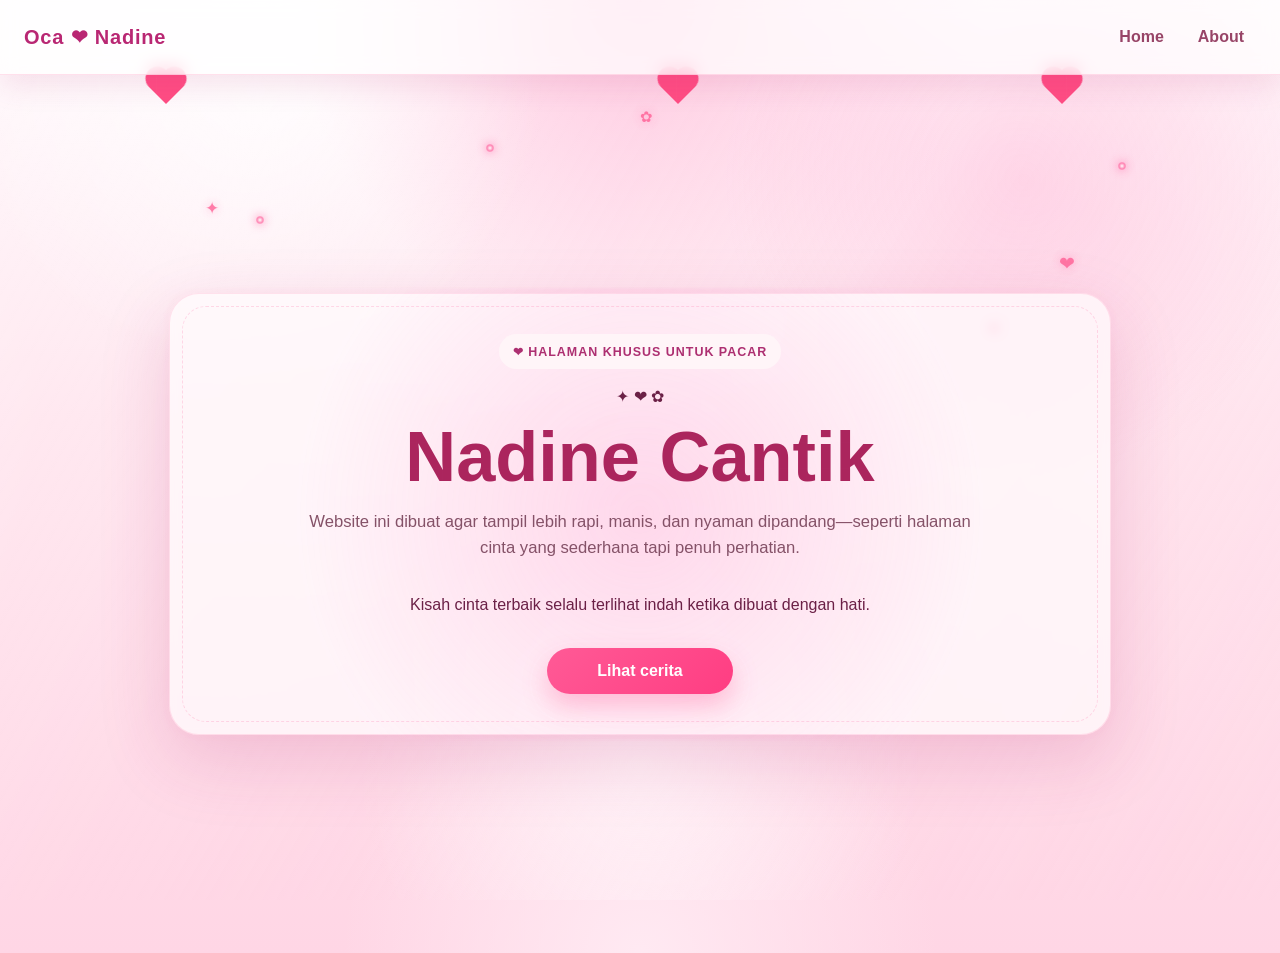
<file: index.html>
<!-- index.html -->
<!DOCTYPE html>
<html lang="en">
<head>
    <meta charset="UTF-8">
    <meta name="viewport" content="width=device-width, initial-scale=1.0">
    <title>Nadine</title>
    <link rel="stylesheet" href="style.css">
</head>
<body>

    <nav class="navbar">
        <h2 class="logo">Oca ❤ Nadine</h2>

        <ul class="menu">
            <li><a href="index.html">Home</a></li>
            <li><a href="about.html">About</a></li>
        </ul>
    </nav>

    <div class="heart heart1"></div>
    <div class="heart heart2"></div>
    <div class="heart heart3"></div>

    <div class="love-orb love-orb-1">✦</div>
    <div class="love-orb love-orb-2">❤</div>
    <div class="love-orb love-orb-3">✿</div>

    <div class="spark spark-1"></div>
    <div class="spark spark-2"></div>
    <div class="spark spark-3"></div>
    <div class="spark spark-4"></div>

    <div class="container">
        <div class="hero-card">
            <div class="status-badge">❤ halaman khusus untuk pacar</div>

            <div class="hero-luxe-ornaments" aria-hidden="true">
                <span class="lux-ornament">✦</span>
                <span class="lux-ornament">❤</span>
                <span class="lux-ornament">✿</span>
            </div>

            <h1 class="container-header">Nadine Cantik</h1>
            <p class="subtitle">Website ini dibuat agar tampil lebih rapi, manis, dan nyaman dipandang—seperti halaman cinta yang sederhana tapi penuh perhatian.</p>
            <p class="hero-note">Kisah cinta terbaik selalu terlihat indah ketika dibuat dengan hati.</p>

            <div class="action-row">
                <a class="link" href="about.html">Lihat cerita</a>
            </div>
        </div>
    </div>

</body>
</html>
</file>
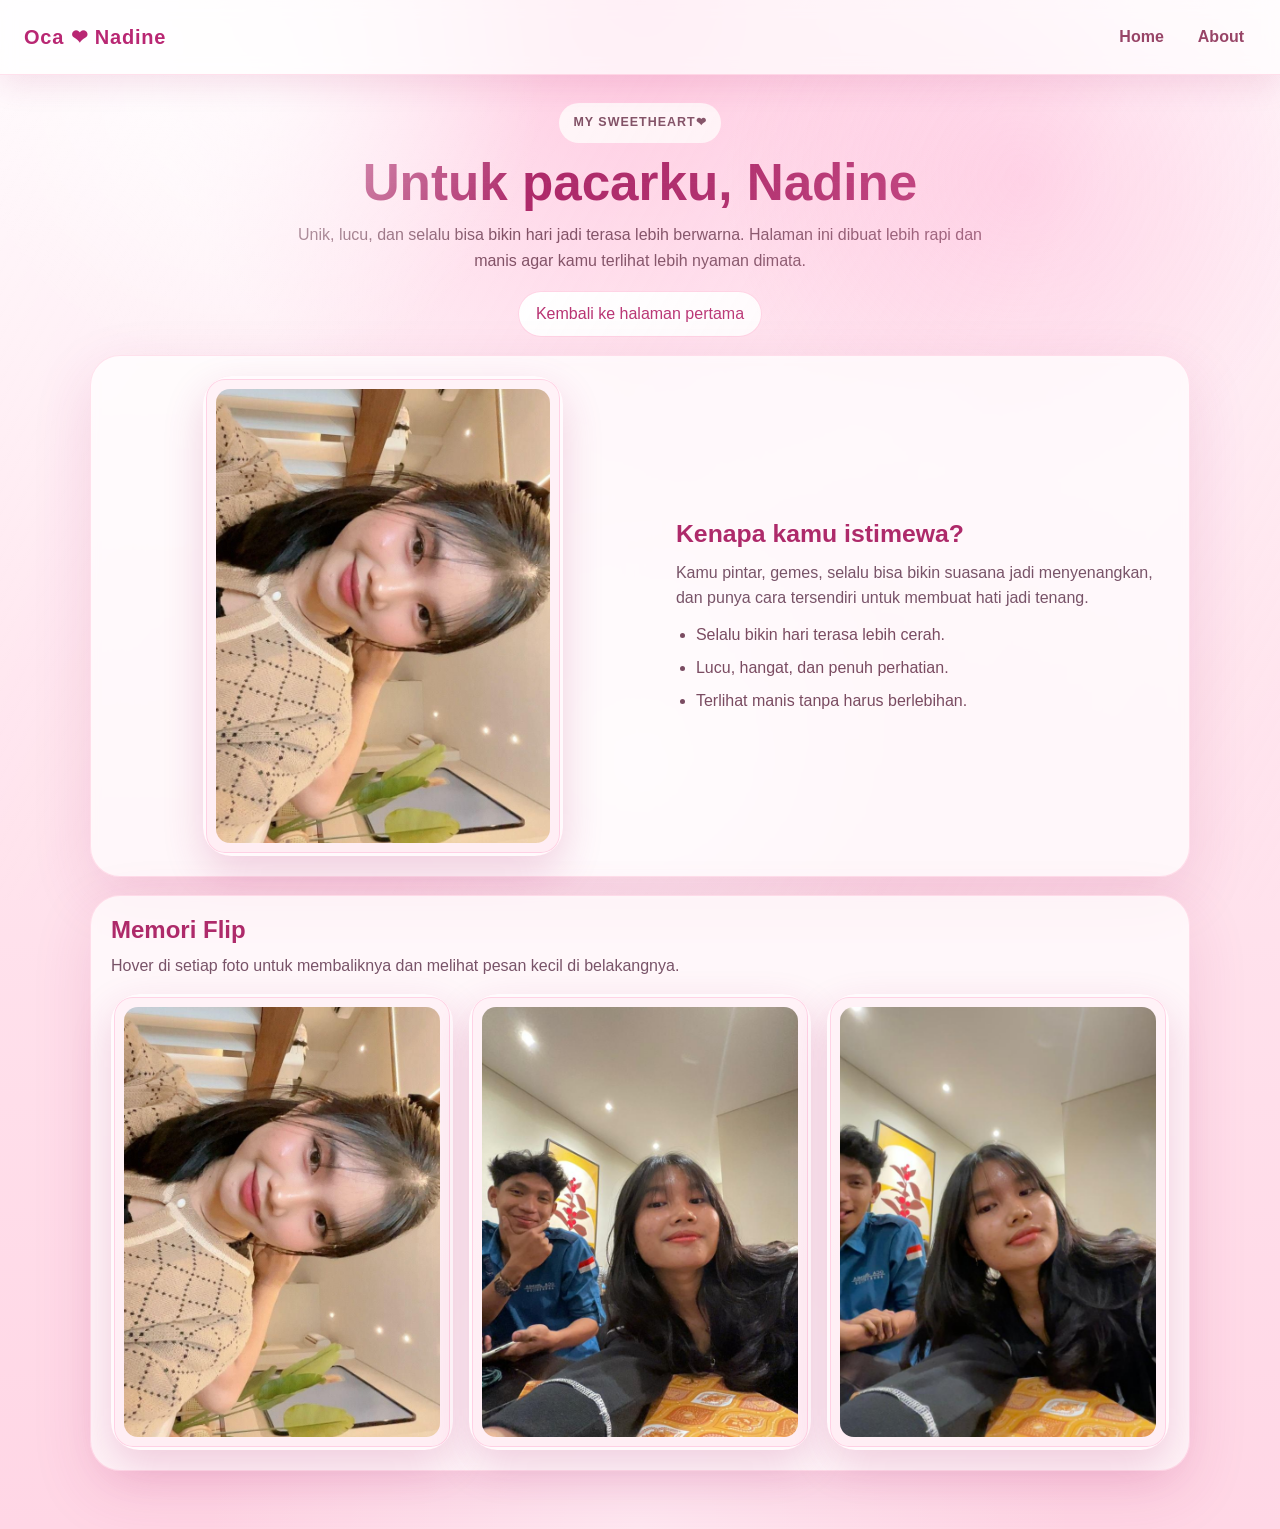
<file: about.html>
<!-- about.html -->
<!DOCTYPE html>
<html lang="en">
<head>
    <meta charset="UTF-8">
    <meta name="viewport" content="width=device-width, initial-scale=1.0">
    <title>About</title>
    <link rel="stylesheet" href="style.css">
</head>
<body>

    <nav class="navbar">
        <h2 class="logo">Oca ❤ Nadine</h2>

        <ul class="menu">
            <li><a href="index.html">Home</a></li>
            <li><a href="about.html">About</a></li>
        </ul>
    </nav>

    <div class="about-container">

        <div class="about-header">
            <p class="status-badge"> my sweetheart❤</p>
            <h1>Untuk pacarku, Nadine</h1>
            <p>Unik, lucu, dan selalu bisa bikin hari jadi terasa lebih berwarna. Halaman ini dibuat lebih rapi dan manis agar kamu terlihat lebih nyaman dimata.</p>
            <div class="action-row about-action-row">
                <button class="link secondary" id="backToHome" type="button">Kembali ke halaman pertama</button>
            </div>
        </div>

        <section class="about-showcase">
            <div class="bingkai" aria-label="Foto Nadine">
                <div class="photo-face photo-front">
                    <img src="nadine.jpeg" class="poto" alt="Foto Nadine">
                </div>
                <div class="photo-face photo-back">
                    <div class="flip-content">
                        <p class="flip-label">My love</p>
                        <p class="flip-message">Kamu selalu jadi warna terbaik di hari-hariku.</p>
                        <span class="flip-heart">❤</span>
                        <p class="flip-tip">Hover / tap untuk balik foto</p>
                    </div>
                </div>
            </div>

            <div class="about-copy">
                <h2>Kenapa kamu istimewa?</h2>
                <p>Kamu pintar, gemes, selalu bisa bikin suasana jadi menyenangkan, dan punya cara tersendiri untuk membuat hati jadi tenang.</p>
                <ul class="about-list">
                    <li>Selalu bikin hari terasa lebih cerah.</li>
                    <li>Lucu, hangat, dan penuh perhatian.</li>
                    <li>Terlihat manis tanpa harus berlebihan.</li>
                </ul>
            </div>
        </section>

        <section class="photo-gallery">
            <div class="gallery-header">
                <h2>Memori Flip</h2>
                <p>Hover di setiap foto untuk membaliknya dan melihat pesan kecil di belakangnya.</p>
            </div>

            <div class="flip-grid">
                <div class="bingkai" aria-label="Foto Nadine 1">
                    <div class="photo-face photo-front">
                        <img src="nadine.jpeg" class="poto" alt="Foto Nadine 1">
                    </div>
                    <div class="photo-face photo-back">
                        <div class="flip-content">
                            <p class="flip-label">Forever</p>
                            <p class="flip-message">Kamu adalah bagian terbaik dari hari-hari saya.</p>
                            <span class="flip-heart">💖</span>
                        </div>
                    </div>
                </div>

                <div class="bingkai" aria-label="Foto Nadine 2">
                    <div class="photo-face photo-front">
                        <img src="Nadine and oca.jpeg" class="poto" alt="Foto Nadine 2">
                    </div>
                    <div class="photo-face photo-back">
                        <div class="flip-content">
                            <p class="flip-label">Sweet</p>
                            <p class="flip-message">Setiap momen bersama kamu terasa lebih ringan.</p>
                            <span class="flip-heart">🌸</span>
                        </div>
                    </div>
                </div>

                <div class="bingkai" aria-label="Foto Nadine 3">
                    <div class="photo-face photo-front">
                        <img src="nadine 1.jpeg" class="poto" alt="Foto Nadine 3">
                    </div>
                    <div class="photo-face photo-back">
                        <div class="flip-content">
                            <p class="flip-label">My Star</p>
                            <p class="flip-message">Kamu lucu, manis, dan selalu jadi penyemangat.</p>
                            <span class="flip-heart">✨</span>
                        </div>
                    </div>
                </div>
            </div>
        </section>

    </div>

    <script>
        const backButton = document.getElementById('backToHome');

        if (backButton) {
            backButton.addEventListener('click', () => {
                backButton.disabled = true;
                backButton.classList.add('is-animating');

                const rect = backButton.getBoundingClientRect();
                const originX = rect.left + rect.width / 2;
                const originY = rect.top + rect.height / 2;

                for (let i = 0; i < 12; i++) {
                    const heart = document.createElement('span');
                    heart.className = 'back-heart-burst';
                    heart.textContent = ['❤', '💖', '✨'][i % 3];
                    heart.style.left = `${originX + (Math.random() - 0.5) * 22}px`;
                    heart.style.top = `${originY + (Math.random() - 0.5) * 22}px`;
                    heart.style.setProperty('--drift-x', `${(Math.random() - 0.5) * 90}px`);
                    heart.style.setProperty('--drift-y', `${-72 - Math.random() * 36}px`);
                    heart.style.animationDelay = `${Math.random() * 0.18}s`;
                    document.body.appendChild(heart);

                    setTimeout(() => heart.remove(), 980);
                }

                setTimeout(() => {
                    window.location.href = 'index.html';
                }, 700);
            });
        }
    </script>

</body>
</html>
</file>
<file: style.css>
body{
    margin: 0;
    min-height: 100vh;
    font-family: 'Segoe UI', Tahoma, Geneva, Verdana, sans-serif;
    background:
        radial-gradient(circle at top, rgba(255, 192, 219, 0.88), transparent 30%),
        radial-gradient(circle at bottom, rgba(255, 236, 244, 0.88), transparent 26%),
        linear-gradient(180deg, #fffafd 0%, #ffe6ef 44%, #ffd6e5 100%);
    color: #6b2046;
    overflow-x: hidden;
    position: relative;
}

body::before{
    content: "";
    position: fixed;
    inset: 0;
    pointer-events: none;
    background:
        radial-gradient(circle at 20% 10%, rgba(255,255,255,0.65), transparent 22%),
        radial-gradient(circle at 80% 20%, rgba(255, 126, 184, 0.22), transparent 24%),
        radial-gradient(circle at 50% 85%, rgba(255,255,255,0.55), transparent 28%),
        linear-gradient(120deg, rgba(255,255,255,0.2), transparent 36%, rgba(255,208,227,0.16) 68%, transparent 100%);
    filter: blur(0.5px);
    z-index: 0;
}

body::after{
    content: "";
    position: fixed;
    inset: 0;
    pointer-events: none;
    background-image:
        linear-gradient(rgba(255, 255, 255, 0.08) 1px, transparent 1px),
        linear-gradient(90deg, rgba(255, 255, 255, 0.08) 1px, transparent 1px);
    background-size: 26px 26px;
    mask-image: linear-gradient(180deg, rgba(0,0,0,0.8), transparent 84%);
    opacity: 0.34;
    z-index: 0;
}

.navbar{
    display: flex;
    justify-content: space-between;
    align-items: center;
    gap: 16px;
    padding: 18px 24px;
    background: rgba(255, 255, 255, 0.72);
    border-bottom: 1px solid rgba(255, 88, 152, 0.18);
    backdrop-filter: blur(8px);
    position: sticky;
    top: 0;
    z-index: 10;
    box-shadow: 0 10px 30px rgba(180, 39, 111, 0.12);
}

.logo{
    margin: 0;
    color: #b92773;
    font-size: 1.25rem;
    letter-spacing: 0.04em;
}

.menu{
    display: flex;
    gap: 10px;
    list-style: none;
    margin: 0;
    padding: 0;
}

.menu a{
    display: inline-flex;
    align-items: center;
    justify-content: center;
    padding: 10px 12px;
    border-radius: 999px;
    text-decoration: none;
    color: #984467;
    font-weight: 700;
    transition: all 0.25s ease;
}

.menu a:hover{
    background: #ffe1ec;
    color: #b92773;
    transform: translateY(-1px);
}

.container{
    display: flex;
    align-items: center;
    justify-content: center;
    min-height: calc(100vh - 70px);
    padding: 24px;
}

.hero-card{
    width: min(860px, 100%);
    background: rgba(255, 255, 255, 0.74);
    backdrop-filter: blur(5px);
    border-radius: 30px;
    border: 1px solid rgba(255, 88, 152, 0.14);
    box-shadow: 0 24px 70px rgba(180, 39, 111, 0.18);
    padding: clamp(24px, 5vw, 40px);
    display: grid;
    gap: 18px;
    text-align: center;
    position: relative;
}

.hero-card::before{
    content: "";
    position: absolute;
    inset: 12px;
    border-radius: 24px;
    border: 1px dashed rgba(255, 88, 152, 0.2);
    pointer-events: none;
}

.status-badge{
    display: inline-flex;
    align-items: center;
    justify-content: center;
    gap: 8px;
    width: fit-content;
    margin: 0 auto;
    padding: 10px 14px;
    border-radius: 999px;
    background: #fff5f8;
    color: #ad2f71;
    font-size: 0.78rem;
    font-weight: 800;
    letter-spacing: 0.08em;
    text-transform: uppercase;
}

.container-header{
    margin: 0;
    font-size: clamp(2.8rem, 6vw, 4.4rem);
    line-height: 0.95;
    color: #ab255d;
}

.subtitle{
    margin: 0 auto;
    max-width: 680px;
    color: #855268;
    font-size: 1.04rem;
    line-height: 1.6;
}

.action-row{
    display: flex;
    justify-content: center;
    align-items: center;
    gap: 12px;
    flex-wrap: wrap;
}

.link{
    display: inline-flex;
    align-items: center;
    justify-content: center;
    min-width: 150px;
    padding: 14px 18px;
    border-radius: 999px;
    background: linear-gradient(135deg, #ff5a96, #ff3d82);
    color: #fff;
    text-decoration: none;
    font-weight: 800;
    box-shadow: 0 12px 26px rgba(255, 61, 130, 0.28);
    transition: transform 0.25s ease, box-shadow 0.25s ease, filter 0.25s ease;
}

.link:hover{
    transform: translateY(-2px);
    filter: brightness(1.04);
}

.link.secondary{
    background: #fff;
    color: #b72f70;
    box-shadow: inset 0 0 0 1px rgba(255, 76, 148, 0.24);
    border: none;
    cursor: pointer;
    font: inherit;
}

.link.secondary:disabled{
    opacity: 0.74;
    cursor: wait;
}

.about-container{
    max-width: 1100px;
    margin: 28px auto;
    padding: 0 20px 30px;
    display: grid;
    gap: 18px;
}

.about-header{
    display: grid;
    gap: 10px;
    text-align: center;
}

.about-header h1{
    margin: 0;
    color: #ae2a6a;
    font-size: clamp(2.1rem, 5vw, 3.2rem);
}

.about-header p{
    margin: 0 auto;
    max-width: 700px;
    color: #825166;
    line-height: 1.6;
}

.about-showcase{
    display: grid;
    grid-template-columns: 1.05fr 0.95fr;
    gap: 20px;
    align-items: center;
    padding: 20px;
    border-radius: 30px;
    background: rgba(255, 255, 255, 0.72);
    border: 1px solid rgba(255, 88, 152, 0.16);
    box-shadow: 0 20px 60px rgba(180, 39, 111, 0.14);
    backdrop-filter: blur(5px);
}

.bingkai{
    position: relative;
    display: block;
    width: min(100%, 360px);
    aspect-ratio: 3 / 4;
    margin: 0 auto;
    padding: 0;
    border-radius: 28px;
    background: linear-gradient(180deg, #ffd1e2, #ffc0d8);
    box-shadow: 0 16px 40px rgba(180, 39, 111, 0.2);
    transform-style: preserve-3d;
    perspective: 1200px;
    cursor: pointer;
    overflow: hidden;
}

.photo-face{
    position: absolute;
    inset: 0;
    border-radius: 22px;
    backface-visibility: hidden;
    overflow: hidden;
    pointer-events: none;
    transition: transform 0.8s ease;
}

.photo-front{
    z-index: 2;
    display: flex;
    align-items: center;
    justify-content: center;
    padding: 10px;
    background: rgba(255,255,255,0.72);
    border: 3px solid rgba(255,255,255,0.68);
    box-shadow: inset 0 0 0 1px rgba(255, 176, 209, 0.48);
    transform: rotateY(0deg);
}

.photo-back{
    display: grid;
    place-items: center;
    text-align: center;
    padding: 18px;
    border-radius: 22px;
    background:
        radial-gradient(circle at center, rgba(255,255,255,0.88), rgba(255,221,236,0.86) 48%, rgba(255, 176, 209,0.95)),
        linear-gradient(180deg, #ffe0ea, #ffc6dd);
    color: #b72a70;
    transform: rotateY(180deg);
    box-shadow: inset 0 0 0 1px rgba(255,255,255,0.35);
}

.bingkai:hover .photo-front{
    transform: rotateY(180deg);
}

.bingkai:hover .photo-back{
    transform: rotateY(360deg);
}

.flip-content{
    display: grid;
    place-items: center;
    gap: 10px;
}

.flip-label{
    margin: 0;
    font-size: 1.6rem;
    font-weight: 900;
    letter-spacing: 0.08em;
    text-transform: uppercase;
}

.flip-message{
    margin: 0;
    max-width: 220px;
    font-size: 0.92rem;
    line-height: 1.4;
    color: #8f365f;
}

.flip-tip{
    margin: 0;
    font-size: 0.72rem;
    color: #af4a76;
    text-transform: uppercase;
    letter-spacing: 0.12em;
}

.flip-heart{
    display: inline-flex;
    align-items: center;
    justify-content: center;
    width: 44px;
    height: 44px;
    margin-top: 4px;
    border-radius: 999px;
    background: rgba(255,255,255,0.72);
    font-size: 1.5rem;
}

.photo-gallery{
    display: grid;
    gap: 16px;
    padding: 20px;
    border-radius: 30px;
    background: rgba(255, 255, 255, 0.72);
    border: 1px solid rgba(255, 88, 152, 0.16);
    box-shadow: 0 20px 60px rgba(180, 39, 111, 0.14);
    backdrop-filter: blur(5px);
}

.gallery-header h2{
    margin: 0;
    color: #ae2a6a;
    font-size: 1.5rem;
}

.gallery-header p{
    margin: 10px 0 0;
    color: #785368;
    line-height: 1.5;
}

.flip-grid{
    display: grid;
    grid-template-columns: repeat(3, minmax(0, 1fr));
    gap: 16px;
    align-items: start;
}

.poto{
    display: block;
    width: 100%;
    height: 100%;
    object-fit: cover;
    border-radius: 14px;
    transform: none;
}

.about-copy{
    display: grid;
    gap: 12px;
}

.about-copy h2{
    margin: 0;
    color: #ae2a6a;
    font-size: 1.55rem;
}

.about-copy p{
    margin: 0;
    color: #785368;
    line-height: 1.6;
}

.about-list{
    display: grid;
    gap: 10px;
    padding-left: 20px;
    margin: 0;
    color: #7a4b61;
}

.about-list li{
    line-height: 1.45;
}

.about-action-row{
    margin-top: 8px;
    justify-content: center;
}

.back-heart-burst{
    position: fixed;
    display: inline-flex;
    align-items: center;
    justify-content: center;
    width: 20px;
    height: 20px;
    border-radius: 999px;
    color: rgba(255, 87, 145, 0.98);
    font-size: 0.95rem;
    text-shadow: 0 0 10px rgba(255, 255, 255, 0.9);
    pointer-events: none;
    z-index: 30;
    animation: backHeartBurst 0.95s ease-out forwards;
    transform: translate3d(0, 0, 0) scale(0.6);
}

@keyframes backHeartBurst{
    0%{
        opacity: 0;
        transform: translate3d(0, 0, 0) scale(0.4);
    }
    15%{
        opacity: 1;
        transform: translate3d(0, 0, 0) scale(0.95);
    }
    100%{
        opacity: 0;
        transform: translate3d(var(--drift-x, 0px), var(--drift-y, -60px), 0) scale(1.35);
    }
}

@media (max-width: 760px){
    .flip-grid{
        grid-template-columns: 1fr;
    }
}

.heart{
    width: 24px;
    height: 24px;
    background: #ff4d84;
    position: fixed;
    transform: rotate(45deg);
    animation: jatuh 7s linear infinite;
    pointer-events: none;
    z-index: 0;
}

.heart::before,
.heart::after{
    content: "";
    width: 24px;
    height: 24px;
    background: #ff4d84;
    border-radius: 50%;
    position: absolute;
}

.heart::before{
    top: -12px;
    left: 0;
}

.heart::after{
    left: -12px;
    top: 0;
}

.heart1{
    left: 12%;
    animation-delay: 0s;
}

.heart2{
    left: 52%;
    animation-delay: 2s;
}

.heart3{
    left: 82%;
    animation-delay: 4.2s;
}

.love-orb{
    position: fixed;
    display: inline-flex;
    align-items: center;
    justify-content: center;
    border-radius: 999px;
    color: rgba(255, 86, 142, 0.85);
    font-size: 1.05rem;
    text-shadow: 0 0 10px rgba(255, 116, 176, 0.55);
    z-index: 0;
    pointer-events: none;
    opacity: 0.88;
    animation: loveFloat 9s ease-in-out infinite;
}

.love-orb-1{
    left: 16%;
    top: 22%;
    animation-delay: 0s;
}

.love-orb-2{
    right: 16%;
    top: 28%;
    animation-delay: 2.6s;
    font-size: 1.2rem;
}

.love-orb-3{
    left: 50%;
    top: 12%;
    animation-delay: 4.8s;
    font-size: 0.96rem;
}

.spark{
    position: fixed;
    width: 8px;
    height: 8px;
    border-radius: 999px;
    background: radial-gradient(circle, rgba(255,255,255,0.95), rgba(255,121,171,0.85), rgba(255,88,153,0.2));
    box-shadow: 0 0 10px rgba(255, 120, 175, 0.88);
    z-index: 0;
    pointer-events: none;
    animation: twinkle 4.6s ease-in-out infinite;
}

.spark-1{
    left: 20%;
    top: 24%;
    animation-delay: 0.6s;
}

.spark-2{
    right: 22%;
    top: 36%;
    animation-delay: 1.8s;
}

.spark-3{
    left: 38%;
    top: 16%;
    animation-delay: 2.9s;
}

.spark-4{
    right: 12%;
    top: 18%;
    animation-delay: 3.6s;
}

.hero-card::after{
    content: "";
    position: absolute;
    inset: -6px;
    border-radius: 32px;
    background: radial-gradient(circle, rgba(255, 123, 190, 0.26), rgba(255, 123, 190, 0.02) 65%);
    filter: blur(1px);
    z-index: -1;
    animation: pulseGlow 5s ease-in-out infinite;
}

@keyframes jatuh{
    0%{
        top: -8%;
        opacity: 0.95;
        transform: rotate(45deg) scale(0.9);
    }

    100%{
        top: 105%;
        opacity: 0;
        transform: rotate(405deg) scale(1.1);
    }
}

@keyframes loveFloat{
    0%, 100%{
        transform: translateY(0px) scale(0.9);
        opacity: 0.55;
    }

    50%{
        transform: translateY(-12px) scale(1.08);
        opacity: 0.95;
    }
}

@keyframes twinkle{
    0%, 100%{
        transform: scale(0.7);
        opacity: 0.35;
    }

    50%{
        transform: scale(1.1);
        opacity: 0.9;
    }
}

@keyframes pulseGlow{
    0%, 100%{
        transform: scale(1);
        opacity: 0.55;
    }

    50%{
        transform: scale(1.04);
        opacity: 0.9;
    }
}

@media (max-width: 760px){
    .navbar{
        align-items: flex-start;
        flex-direction: column;
    }

    .menu{
        flex-wrap: wrap;
    }

    .about-showcase{
        grid-template-columns: 1fr;
    }
}
</file>
